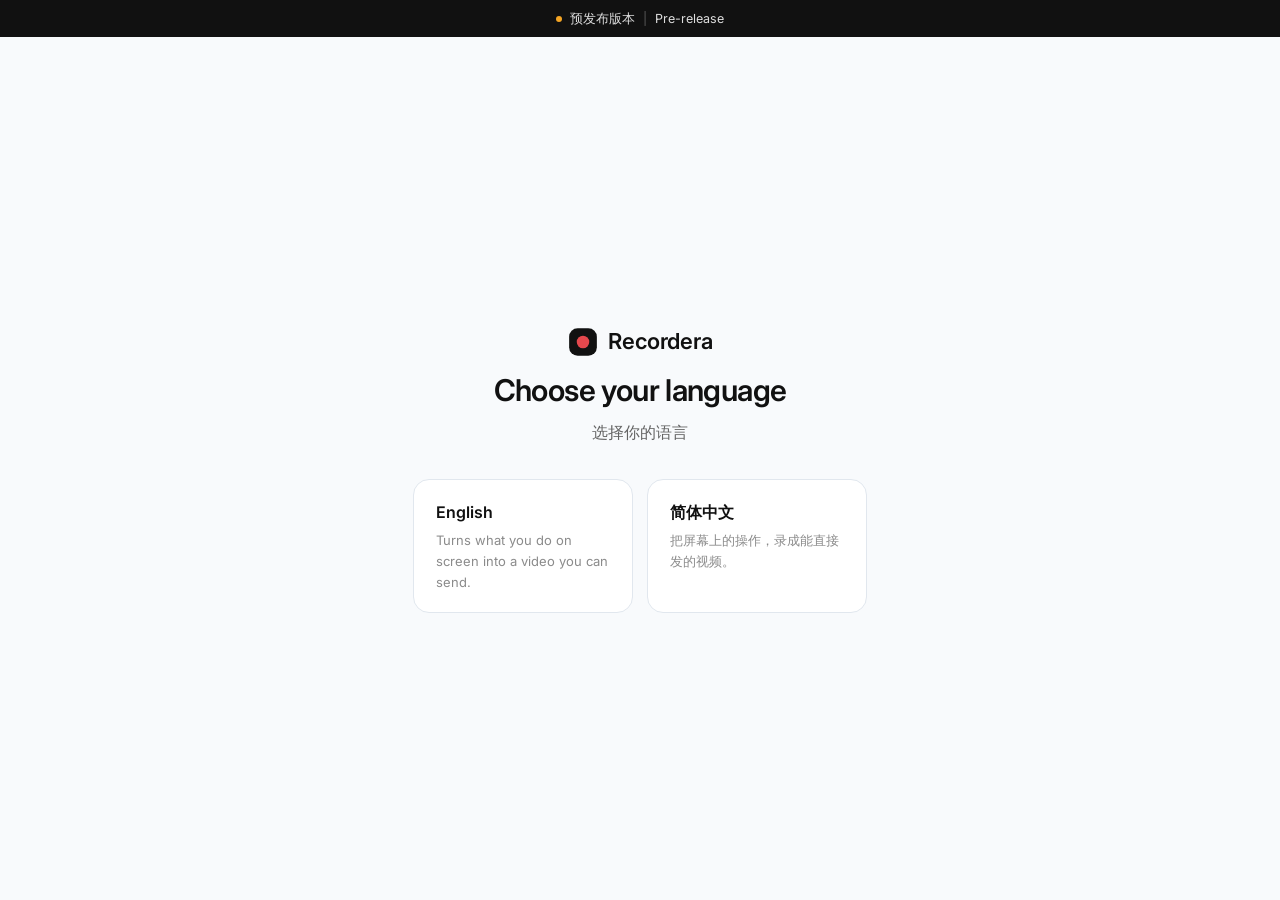
<file: index.html>
<!DOCTYPE html>
<html lang="en">
<head>
<meta charset="utf-8">
<meta name="viewport" content="width=device-width, initial-scale=1">
<title>Recordera — Screen recorder</title>
<meta name="description" content="Choose your language to continue to Recordera.">
<link rel="canonical" href="https://recordera.mosuzo.com/">

<!-- 多语言：请把 recordera.mosuzo.com 替换成你的真实域名 -->
<link rel="alternate" hreflang="en" href="https://recordera.mosuzo.com/en/">
<link rel="alternate" hreflang="zh-Hans" href="https://recordera.mosuzo.com/zh-Hans/">
<link rel="alternate" hreflang="x-default" href="https://recordera.mosuzo.com/">

<link rel="icon" href="assets/favicon.svg" type="image/svg+xml">
<link rel="preconnect" href="https://fonts.googleapis.com">
<link rel="preconnect" href="https://fonts.gstatic.com" crossorigin>
<link href="https://fonts.googleapis.com/css2?family=Inter:wght@400;500;600&display=swap" rel="stylesheet">
<link rel="stylesheet" href="styles.css">
</head>
<body>

<div class="page">

<!-- ================= 预发布提示 ================= -->
<div class="topbar">
  <span class="inner">
    <span class="dot"></span>
    <span lang="zh-Hans">预发布版本</span>
    <span class="sep">|</span>
    <span lang="en">Pre-release</span>
  </span>
</div>

<main class="splash">
  <span class="brand">
    <svg class="brand-mark" viewBox="0 0 24 24" fill="none" aria-hidden="true">
      <rect x="1.6" y="1.6" width="20.8" height="20.8" rx="6.4" fill="#111111"/>
      <circle cx="12" cy="12" r="4.7" fill="#e5484d"/>
    </svg>
    Recordera
  </span>

  <h1>Choose your language</h1>
  <p>选择你的语言</p>

  <div class="splash-links">
    <a class="splash-card" href="en/" hreflang="en">
      <strong>English</strong>
      <span>Turns what you do on screen into a video you can send.</span>
    </a>
    <a class="splash-card" href="zh-Hans/" hreflang="zh-Hans" lang="zh-Hans">
      <strong>简体中文</strong>
      <span>把屏幕上的操作，录成能直接发的视频。</span>
    </a>
  </div>
</main>

</div>

</body>
</html>
</file>
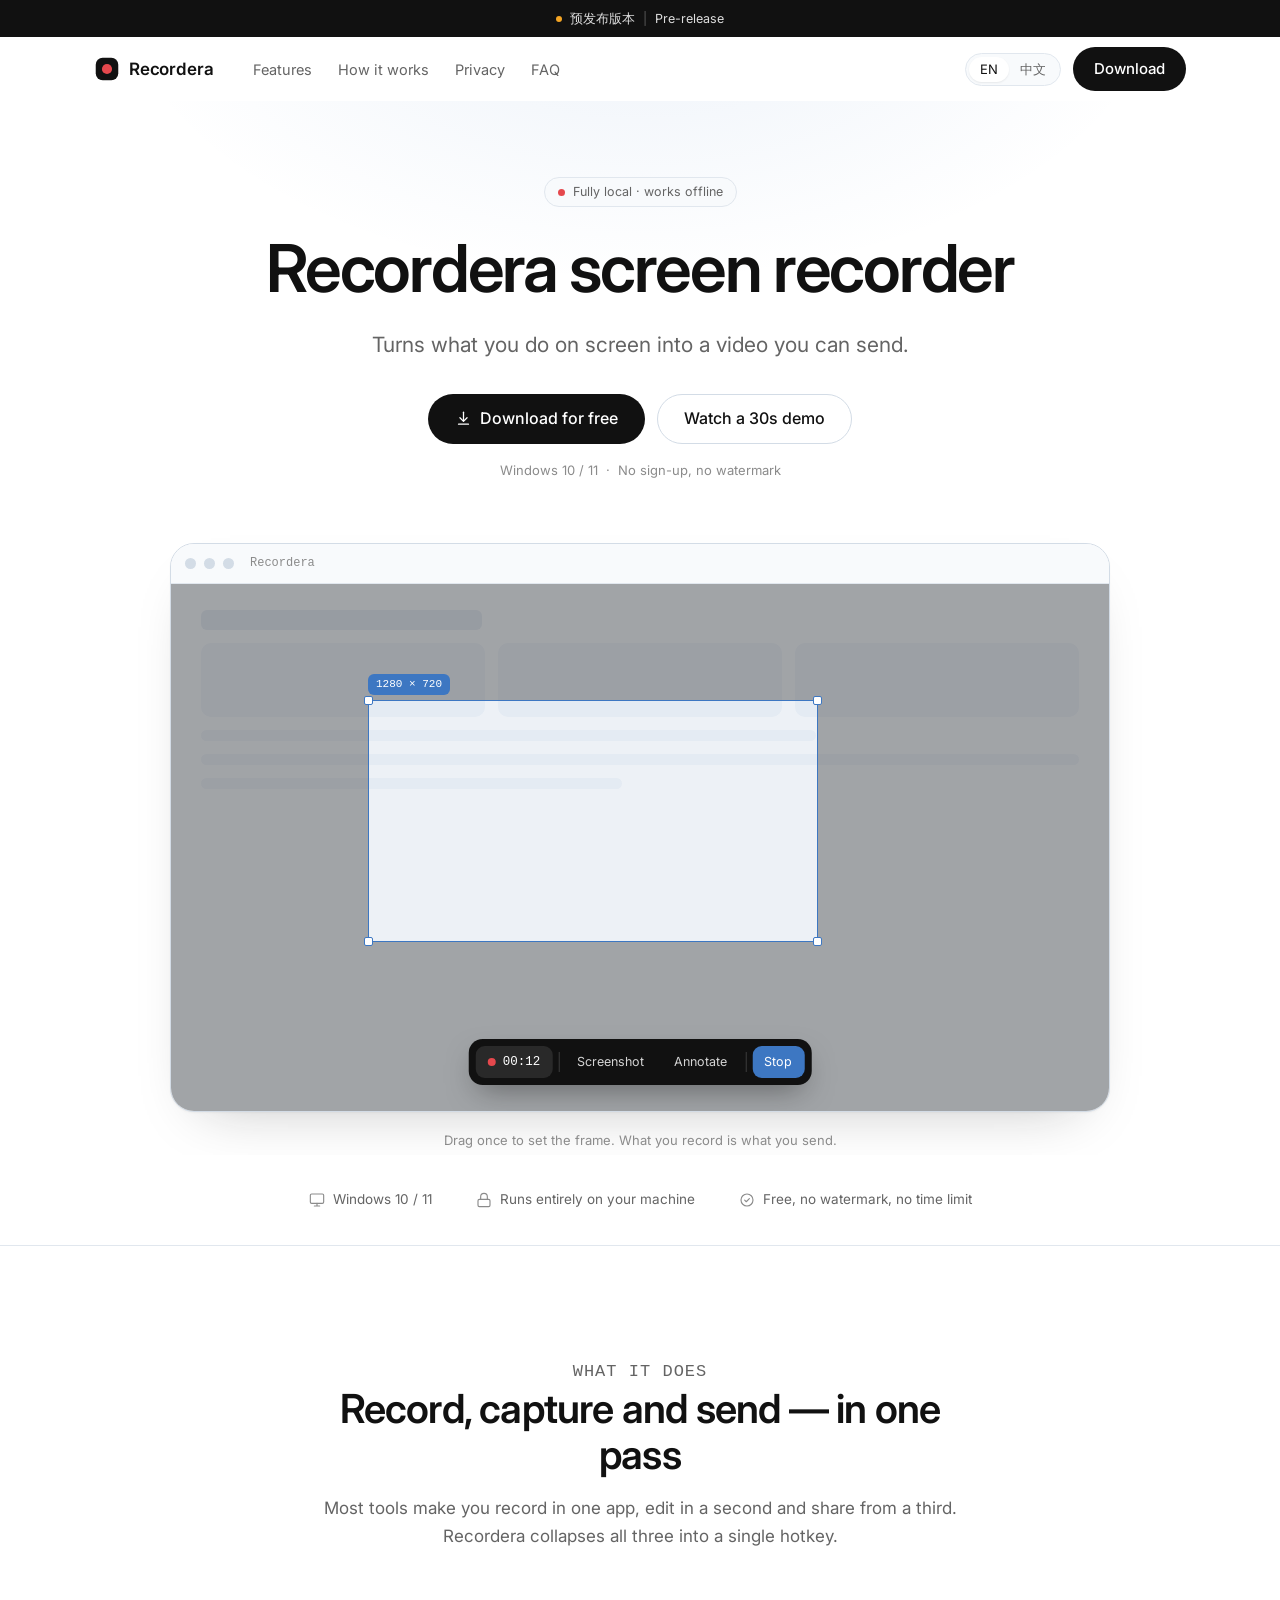
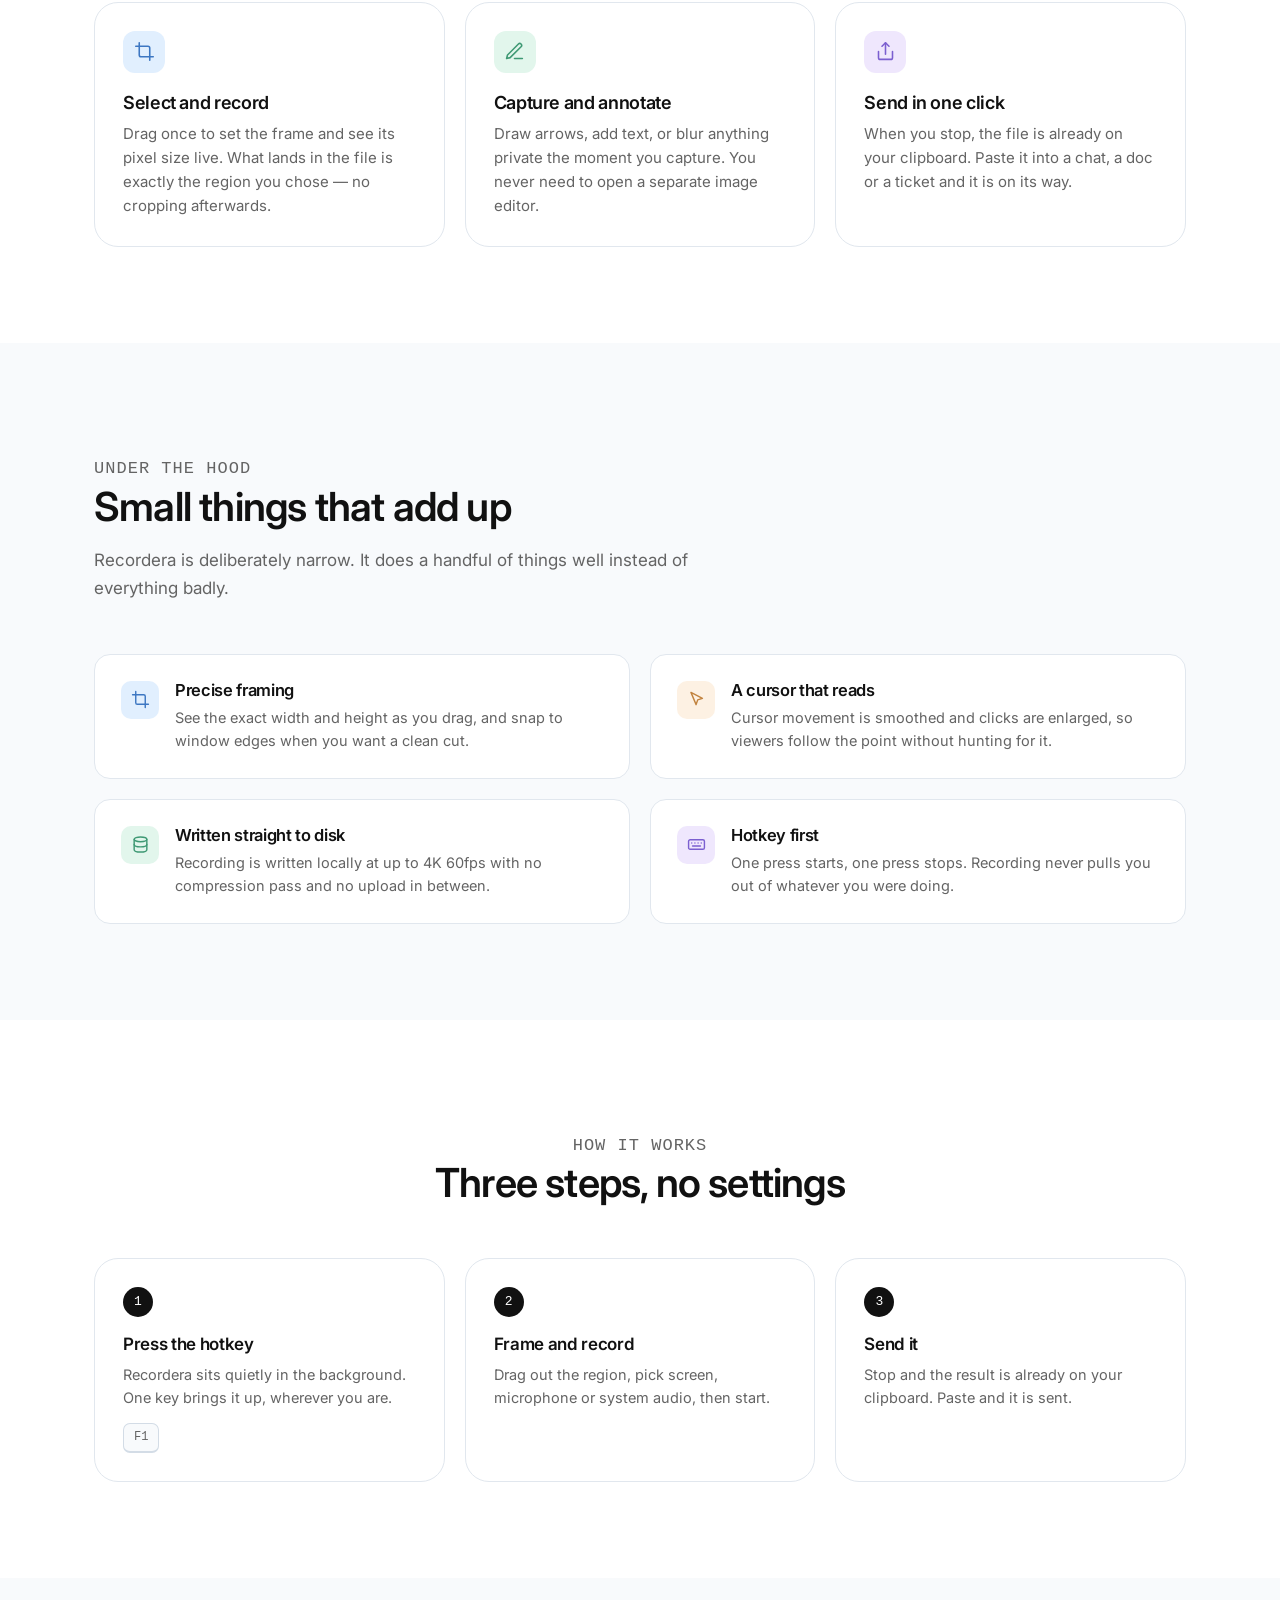
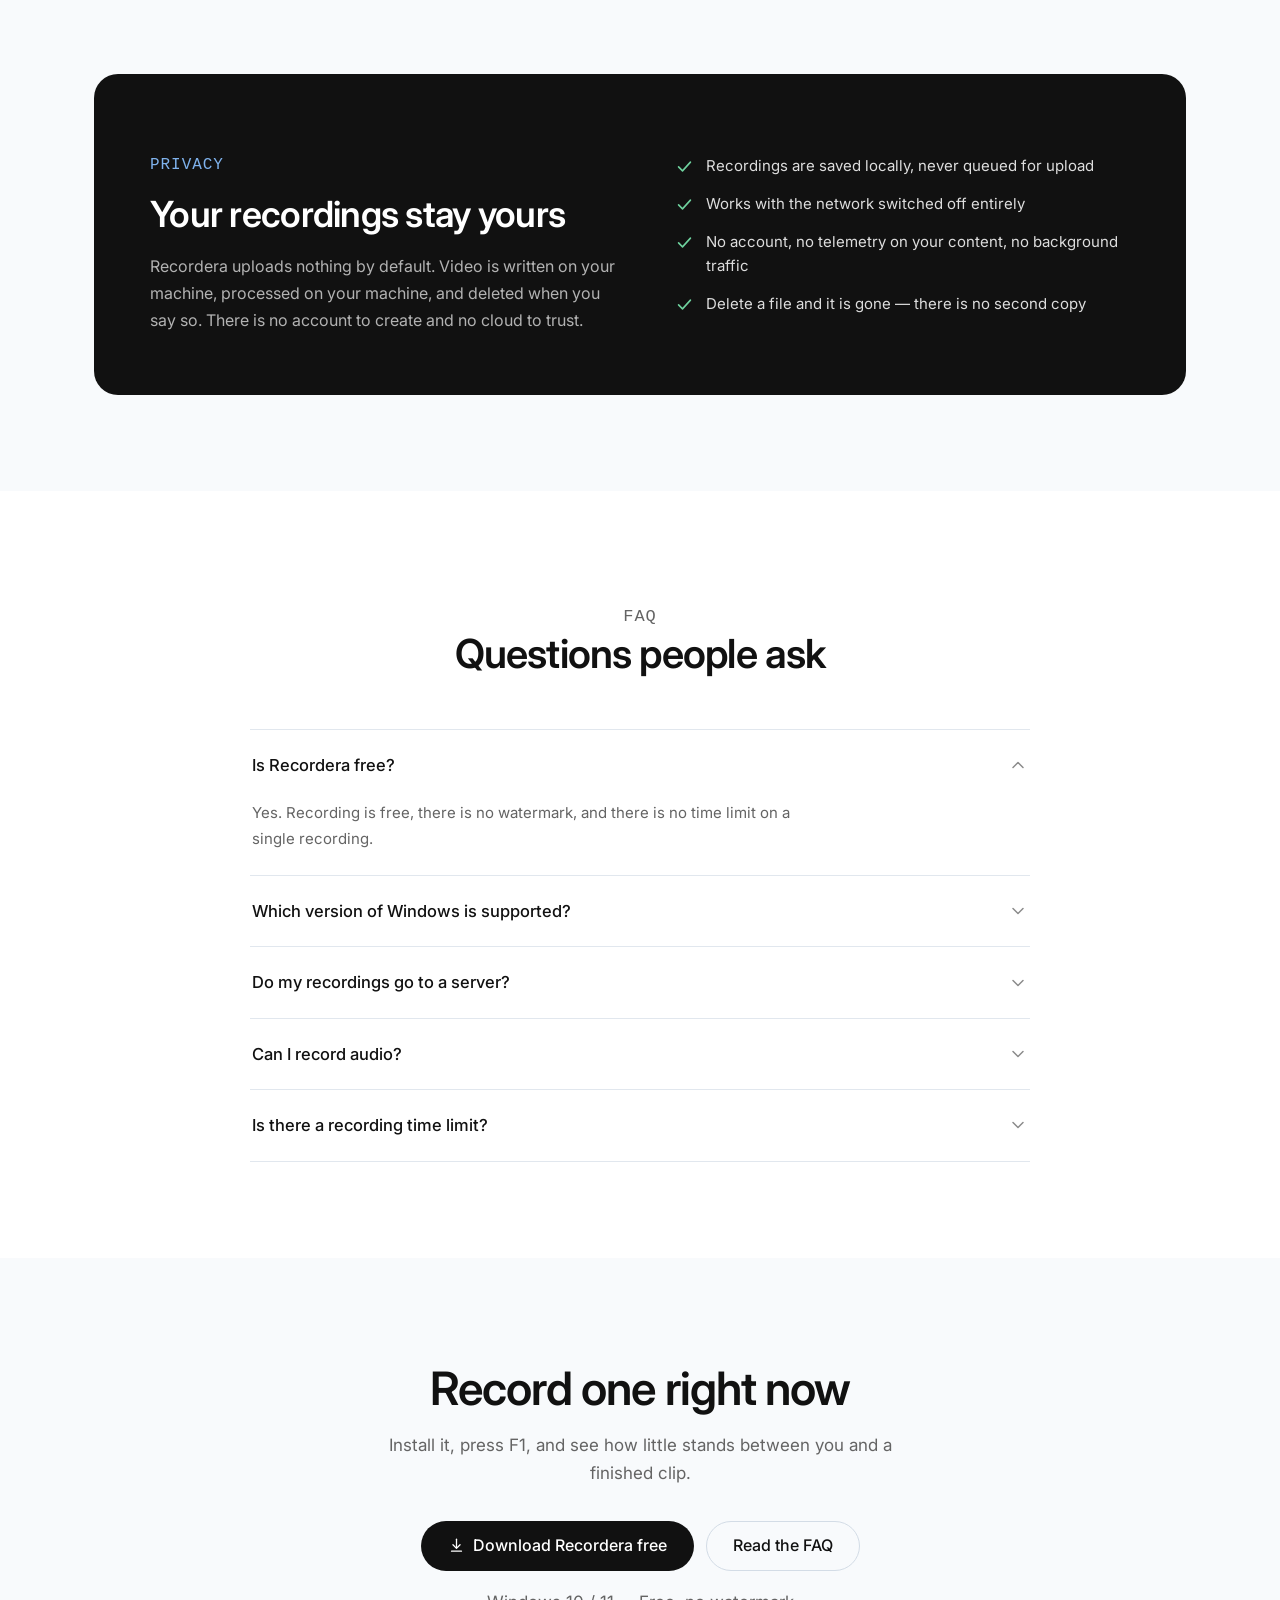
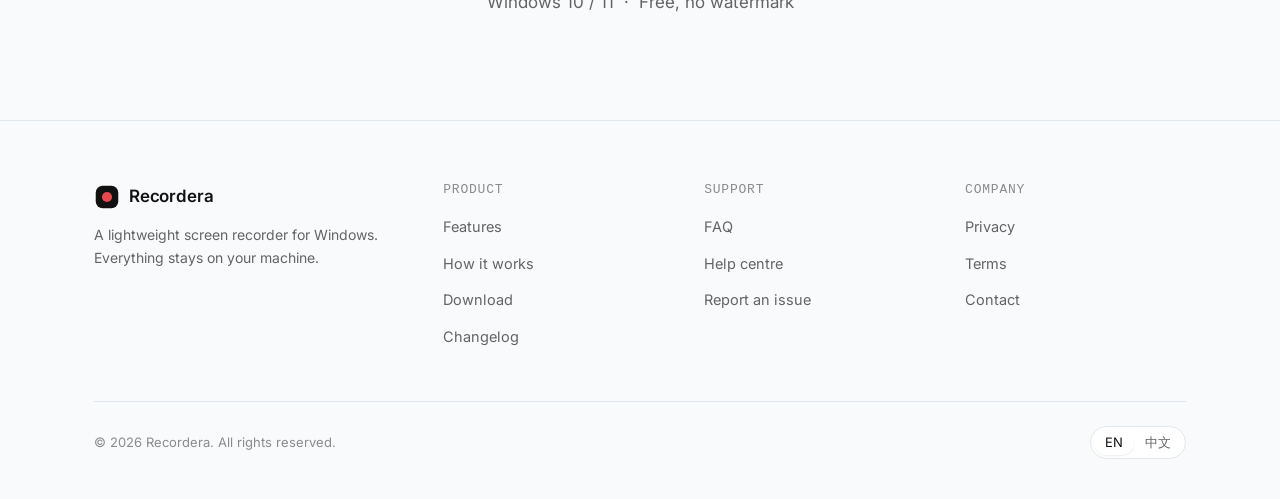
<file: en/index.html>
<!DOCTYPE html>
<html lang="en">
<head>
<meta charset="utf-8">
<meta name="viewport" content="width=device-width, initial-scale=1">
<title>Recordera — Screen recorder that turns what you do on screen into a video you can send</title>
<meta name="description" content="Recordera is a lightweight screen recorder. Press a hotkey, drag to select, and record, capture, annotate and share — everything stays on your machine. Free, no watermark, for Windows.">
<link rel="canonical" href="https://recordera.mosuzo.com/en/">

<!-- i18n: replace recordera.mosuzo.com with your real domain -->
<link rel="alternate" hreflang="en" href="https://recordera.mosuzo.com/en/">
<link rel="alternate" hreflang="zh-Hans" href="https://recordera.mosuzo.com/zh-Hans/">
<link rel="alternate" hreflang="x-default" href="https://recordera.mosuzo.com/">

<meta property="og:type" content="website">
<meta property="og:title" content="Recordera — Screen recorder">
<meta property="og:description" content="Turns what you do on screen into a video you can send.">
<meta property="og:locale" content="en_US">
<meta property="og:locale:alternate" content="zh_CN">

<link rel="icon" href="../assets/favicon.svg" type="image/svg+xml">
<link rel="preconnect" href="https://fonts.googleapis.com">
<link rel="preconnect" href="https://fonts.gstatic.com" crossorigin>
<link href="https://fonts.googleapis.com/css2?family=Inter:wght@400;500;600&display=swap" rel="stylesheet">
<link rel="stylesheet" href="../styles.css">
</head>
<body>

<!-- ================= pre-release notice ================= -->
<div class="topbar">
  <span class="inner">
    <span class="dot"></span>
    <span lang="zh-Hans">预发布版本</span>
    <span class="sep">|</span>
    <span lang="en">Pre-release</span>
  </span>
</div>

<!-- ================= nav ================= -->
<header class="nav" id="nav">
  <div class="container nav-inner">
    <a class="brand" href="./">
      <svg class="brand-mark" viewBox="0 0 24 24" fill="none" aria-hidden="true">
        <rect x="1.6" y="1.6" width="20.8" height="20.8" rx="6.4" fill="#111111"/>
        <circle cx="12" cy="12" r="4.7" fill="#e5484d"/>
      </svg>
      Recordera
    </a>

    <nav class="nav-links">
      <a href="#features">Features</a>
      <a href="#how">How it works</a>
      <a href="#privacy">Privacy</a>
      <a href="#faq">FAQ</a>
    </nav>

    <div class="nav-right">
      <div class="lang">
        <a href="./" aria-current="true" hreflang="en">EN</a>
        <a href="../zh-Hans/" hreflang="zh-Hans" lang="zh-Hans">中文</a>
      </div>
      <a class="btn btn-primary" href="#download">Download</a>
    </div>
  </div>
</header>

<main>

<!-- ================= hero ================= -->
<section class="hero">
  <div class="container hero-inner">
    <span class="badge"><span class="pulse"></span> Fully local · works offline</span>

    <h1>Recordera screen&nbsp;recorder</h1>

    <p class="hero-sub">Turns what you do on screen into a video you can send.</p>

    <div class="hero-actions">
      <a class="btn btn-primary btn-lg" href="#download">
        <svg viewBox="0 0 24 24" fill="none" stroke="currentColor" stroke-width="1.8" stroke-linecap="round" stroke-linejoin="round"><path d="M12 3v12"/><path d="M7 11l5 5 5-5"/><path d="M5 20h14"/></svg>
        Download for free
      </a>
      <a class="btn btn-ghost btn-lg" href="#demo">Watch a 30s demo</a>
    </div>

    <p class="hero-note">Windows 10 / 11&nbsp;&nbsp;·&nbsp;&nbsp;No sign-up, no watermark</p>

    <!-- app mock -->
    <div class="mock-wrap" id="demo">
      <div class="mock" role="img" aria-label="Recordera selection interface recording an area of the screen">
        <div class="mock-bar">
          <i></i><i></i><i></i>
          <span class="mock-title">Recordera</span>
        </div>
        <div class="mock-stage">
          <div class="skeleton">
            <div class="sk-head"></div>
            <div class="sk-row"><div class="sk-col"></div><div class="sk-col"></div><div class="sk-col"></div></div>
            <div class="sk-line w70"></div>
            <div class="sk-line"></div>
            <div class="sk-line w48"></div>
          </div>

          <div class="marquee">
            <span class="h h1"></span><span class="h h2"></span><span class="h h3"></span><span class="h h4"></span>
            <span class="size">1280 × 720</span>
          </div>

          <div class="toolbar">
            <span class="tl rec"><span class="dot"></span>00:12</span>
            <span class="divider"></span>
            <span class="tl hide-sm">Screenshot</span>
            <span class="tl hide-sm">Annotate</span>
            <span class="divider hide-sm"></span>
            <span class="tl stop">Stop</span>
          </div>
        </div>
      </div>
      <p class="mock-caption">Drag once to set the frame. What you record is what you send.</p>
    </div>
  </div>
</section>

<!-- ================= trust ================= -->
<section class="trust">
  <div class="container trust-inner">
    <span>
      <svg viewBox="0 0 24 24" fill="none" stroke="currentColor" stroke-width="1.7" stroke-linecap="round" stroke-linejoin="round"><rect x="2" y="3" width="20" height="14" rx="2"/><path d="M8 21h8M12 17v4"/></svg>
      Windows 10 / 11
    </span>
    <span>
      <svg viewBox="0 0 24 24" fill="none" stroke="currentColor" stroke-width="1.7" stroke-linecap="round" stroke-linejoin="round"><rect x="3" y="11" width="18" height="11" rx="2"/><path d="M7 11V7a5 5 0 0 1 10 0v4"/></svg>
      Runs entirely on your machine
    </span>
    <span>
      <svg viewBox="0 0 24 24" fill="none" stroke="currentColor" stroke-width="1.7" stroke-linecap="round" stroke-linejoin="round"><circle cx="12" cy="12" r="9"/><path d="M8.5 12.2l2.4 2.4 4.6-4.8"/></svg>
      Free, no watermark, no time limit
    </span>
  </div>
</section>

<!-- ================= three cards ================= -->
<section class="section" id="features">
  <div class="container">
    <div class="section-head center reveal">
      <p class="eyebrow">What it does</p>
      <h2>Record, capture and send — in one pass</h2>
      <p>Most tools make you record in one app, edit in a second and share from a third. Recordera collapses all three into a single hotkey.</p>
    </div>

    <div class="cards">
      <article class="card reveal">
        <div class="ico t-blue">
          <svg viewBox="0 0 24 24" fill="none" stroke="currentColor" stroke-width="1.8" stroke-linecap="round" stroke-linejoin="round"><path d="M6 2v14a2 2 0 0 0 2 2h14"/><path d="M2 6h14a2 2 0 0 1 2 2v14"/></svg>
        </div>
        <h3>Select and record</h3>
        <p>Drag once to set the frame and see its pixel size live. What lands in the file is exactly the region you chose — no cropping afterwards.</p>
      </article>

      <article class="card reveal">
        <div class="ico t-green">
          <svg viewBox="0 0 24 24" fill="none" stroke="currentColor" stroke-width="1.8" stroke-linecap="round" stroke-linejoin="round"><path d="M12 20h9"/><path d="M16.5 3.5a2.1 2.1 0 0 1 3 3L7 19l-4 1 1-4Z"/></svg>
        </div>
        <h3>Capture and annotate</h3>
        <p>Draw arrows, add text, or blur anything private the moment you capture. You never need to open a separate image editor.</p>
      </article>

      <article class="card reveal">
        <div class="ico t-purple">
          <svg viewBox="0 0 24 24" fill="none" stroke="currentColor" stroke-width="1.8" stroke-linecap="round" stroke-linejoin="round"><path d="M4 12v7a2 2 0 0 0 2 2h12a2 2 0 0 0 2-2v-7"/><path d="M16 6l-4-4-4 4"/><path d="M12 2v13"/></svg>
        </div>
        <h3>Send in one click</h3>
        <p>When you stop, the file is already on your clipboard. Paste it into a chat, a doc or a ticket and it is on its way.</p>
      </article>
    </div>
  </div>
</section>

<!-- ================= feature grid ================= -->
<section class="section section-alt">
  <div class="container">
    <div class="section-head reveal">
      <p class="eyebrow">Under the hood</p>
      <h2>Small things that add up</h2>
      <p>Recordera is deliberately narrow. It does a handful of things well instead of everything badly.</p>
    </div>

    <div class="split">
      <div class="feat reveal">
        <div class="ico t-blue"><svg viewBox="0 0 24 24" fill="none" stroke="currentColor" stroke-width="1.8" stroke-linecap="round" stroke-linejoin="round"><path d="M6 2v14a2 2 0 0 0 2 2h14"/><path d="M2 6h14a2 2 0 0 1 2 2v14"/></svg></div>
        <div>
          <h3>Precise framing</h3>
          <p>See the exact width and height as you drag, and snap to window edges when you want a clean cut.</p>
        </div>
      </div>

      <div class="feat reveal">
        <div class="ico t-sand"><svg viewBox="0 0 24 24" fill="none" stroke="currentColor" stroke-width="1.8" stroke-linecap="round" stroke-linejoin="round"><path d="M5 3l6.5 15.5 2-6 6-2z"/></svg></div>
        <div>
          <h3>A cursor that reads</h3>
          <p>Cursor movement is smoothed and clicks are enlarged, so viewers follow the point without hunting for it.</p>
        </div>
      </div>

      <div class="feat reveal">
        <div class="ico t-green"><svg viewBox="0 0 24 24" fill="none" stroke="currentColor" stroke-width="1.8" stroke-linecap="round" stroke-linejoin="round"><ellipse cx="12" cy="5.5" rx="8" ry="3"/><path d="M4 5.5v13c0 1.7 3.6 3 8 3s8-1.3 8-3v-13"/><path d="M4 12c0 1.7 3.6 3 8 3s8-1.3 8-3"/></svg></div>
        <div>
          <h3>Written straight to disk</h3>
          <p>Recording is written locally at up to 4K 60fps with no compression pass and no upload in between.</p>
        </div>
      </div>

      <div class="feat reveal">
        <div class="ico t-purple"><svg viewBox="0 0 24 24" fill="none" stroke="currentColor" stroke-width="1.8" stroke-linecap="round" stroke-linejoin="round"><rect x="2" y="6" width="20" height="12" rx="2"/><path d="M6 10h.01M10 10h.01M14 10h.01M18 10h.01M7 14h10"/></svg></div>
        <div>
          <h3>Hotkey first</h3>
          <p>One press starts, one press stops. Recording never pulls you out of whatever you were doing.</p>
        </div>
      </div>
    </div>
  </div>
</section>

<!-- ================= steps ================= -->
<section class="section" id="how">
  <div class="container">
    <div class="section-head center reveal">
      <p class="eyebrow">How it works</p>
      <h2>Three steps, no settings</h2>
    </div>

    <div class="steps">
      <div class="step reveal">
        <div class="num">1</div>
        <h3>Press the hotkey</h3>
        <p>Recordera sits quietly in the background. One key brings it up, wherever you are.</p>
        <span class="kbd">F1</span>
      </div>
      <div class="step reveal">
        <div class="num">2</div>
        <h3>Frame and record</h3>
        <p>Drag out the region, pick screen, microphone or system audio, then start.</p>
      </div>
      <div class="step reveal">
        <div class="num">3</div>
        <h3>Send it</h3>
        <p>Stop and the result is already on your clipboard. Paste and it is sent.</p>
      </div>
    </div>
  </div>
</section>

<!-- ================= privacy ================= -->
<section class="section section-alt" id="privacy">
  <div class="container">
    <div class="dark reveal">
      <div>
        <p class="eyebrow" style="color:#7fb2ec">Privacy</p>
        <h2 style="margin-top:14px">Your recordings stay yours</h2>
        <p>Recordera uploads nothing by default. Video is written on your machine, processed on your machine, and deleted when you say so. There is no account to create and no cloud to trust.</p>
      </div>
      <ul class="dark-list">
        <li><svg viewBox="0 0 24 24" fill="none" stroke="currentColor" stroke-width="2" stroke-linecap="round" stroke-linejoin="round"><path d="M4.5 12.5l5 5 10-11"/></svg> Recordings are saved locally, never queued for upload</li>
        <li><svg viewBox="0 0 24 24" fill="none" stroke="currentColor" stroke-width="2" stroke-linecap="round" stroke-linejoin="round"><path d="M4.5 12.5l5 5 10-11"/></svg> Works with the network switched off entirely</li>
        <li><svg viewBox="0 0 24 24" fill="none" stroke="currentColor" stroke-width="2" stroke-linecap="round" stroke-linejoin="round"><path d="M4.5 12.5l5 5 10-11"/></svg> No account, no telemetry on your content, no background traffic</li>
        <li><svg viewBox="0 0 24 24" fill="none" stroke="currentColor" stroke-width="2" stroke-linecap="round" stroke-linejoin="round"><path d="M4.5 12.5l5 5 10-11"/></svg> Delete a file and it is gone — there is no second copy</li>
      </ul>
    </div>
  </div>
</section>

<!-- ================= faq ================= -->
<section class="section" id="faq">
  <div class="container">
    <div class="section-head center reveal">
      <p class="eyebrow">FAQ</p>
      <h2>Questions people ask</h2>
    </div>

    <div class="faq reveal">
      <details open>
        <summary>Is Recordera free?
          <svg class="chev" viewBox="0 0 24 24" fill="none" stroke="currentColor" stroke-width="1.8" stroke-linecap="round" stroke-linejoin="round"><path d="M6 9l6 6 6-6"/></svg>
        </summary>
        <div class="ans">Yes. Recording is free, there is no watermark, and there is no time limit on a single recording.</div>
      </details>

      <details>
        <summary>Which version of Windows is supported?
          <svg class="chev" viewBox="0 0 24 24" fill="none" stroke="currentColor" stroke-width="1.8" stroke-linecap="round" stroke-linejoin="round"><path d="M6 9l6 6 6-6"/></svg>
        </summary>
        <div class="ans">Windows 10 and 11. Recordera ships as a single .exe installer — download it and run it.</div>
      </details>

      <details>
        <summary>Do my recordings go to a server?
          <svg class="chev" viewBox="0 0 24 24" fill="none" stroke="currentColor" stroke-width="1.8" stroke-linecap="round" stroke-linejoin="round"><path d="M6 9l6 6 6-6"/></svg>
        </summary>
        <div class="ans">No. Every recording and screenshot stays on your own machine. Recordera does not upload anything automatically, and it keeps working with the network off.</div>
      </details>

      <details>
        <summary>Can I record audio?
          <svg class="chev" viewBox="0 0 24 24" fill="none" stroke="currentColor" stroke-width="1.8" stroke-linecap="round" stroke-linejoin="round"><path d="M6 9l6 6 6-6"/></svg>
        </summary>
        <div class="ans">Yes. Your microphone and system audio can be captured together, and they stay in sync with the video.</div>
      </details>

      <details>
        <summary>Is there a recording time limit?
          <svg class="chev" viewBox="0 0 24 24" fill="none" stroke="currentColor" stroke-width="1.8" stroke-linecap="round" stroke-linejoin="round"><path d="M6 9l6 6 6-6"/></svg>
        </summary>
        <div class="ans">None. Record for as long as you need — the only limit is the space left on your disk.</div>
      </details>
    </div>
  </div>
</section>

<!-- ================= CTA ================= -->
<section class="cta section-alt" id="download">
  <div class="container reveal">
    <h2>Record one right now</h2>
    <p>Install it, press F1, and see how little stands between you and a finished clip.</p>
    <div class="hero-actions">
      <a class="btn btn-primary btn-lg" href="https://recordera.mosuzo.com">
        <svg viewBox="0 0 24 24" fill="none" stroke="currentColor" stroke-width="1.8" stroke-linecap="round" stroke-linejoin="round"><path d="M12 3v12"/><path d="M7 11l5 5 5-5"/><path d="M5 20h14"/></svg>
        Download Recordera free
      </a>
      <a class="btn btn-ghost btn-lg" href="#faq">Read the FAQ</a>
    </div>
    <p class="hero-note">Windows 10 / 11&nbsp;&nbsp;·&nbsp;&nbsp;Free, no watermark</p>
  </div>
</section>

</main>

<!-- ================= footer ================= -->
<footer class="footer">
  <div class="container">
    <div class="footer-grid">
      <div class="footer-brand">
        <a class="brand" href="./">
          <svg class="brand-mark" viewBox="0 0 24 24" fill="none" aria-hidden="true">
            <rect x="1.6" y="1.6" width="20.8" height="20.8" rx="6.4" fill="#111111"/>
            <circle cx="12" cy="12" r="4.7" fill="#e5484d"/>
          </svg>
          Recordera
        </a>
        <p>A lightweight screen recorder for Windows. Everything stays on your machine.</p>
      </div>

      <div>
        <h4>Product</h4>
        <ul>
          <li><a href="#features">Features</a></li>
          <li><a href="#how">How it works</a></li>
          <li><a href="#download">Download</a></li>
          <li><a href="#">Changelog</a></li>
        </ul>
      </div>

      <div>
        <h4>Support</h4>
        <ul>
          <li><a href="#faq">FAQ</a></li>
          <li><a href="#">Help centre</a></li>
          <li><a href="#">Report an issue</a></li>
        </ul>
      </div>

      <div>
        <h4>Company</h4>
        <ul>
          <li><a href="#privacy">Privacy</a></li>
          <li><a href="#">Terms</a></li>
          <li><a href="#">Contact</a></li>
        </ul>
      </div>
    </div>

    <div class="footer-bottom">
      <span>© 2026 Recordera. All rights reserved.</span>
      <div class="lang">
        <a href="./" aria-current="true" hreflang="en">EN</a>
        <a href="../zh-Hans/" hreflang="zh-Hans" lang="zh-Hans">中文</a>
      </div>
    </div>
  </div>
</footer>

<script>
(function () {
  var nav = document.getElementById('nav');
  var onScroll = function () { nav.classList.toggle('scrolled', window.scrollY > 8); };
  onScroll();
  window.addEventListener('scroll', onScroll, { passive: true });

  var items = document.querySelectorAll('.reveal');
  if (!('IntersectionObserver' in window)) {
    items.forEach(function (el) { el.classList.add('in'); });
    return;
  }
  var io = new IntersectionObserver(function (entries) {
    entries.forEach(function (e) {
      if (e.isIntersecting) { e.target.classList.add('in'); io.unobserve(e.target); }
    });
  }, { rootMargin: '0px 0px -8% 0px', threshold: 0.08 });
  items.forEach(function (el) { io.observe(el); });
})();
</script>

</body>
</html>
</file>
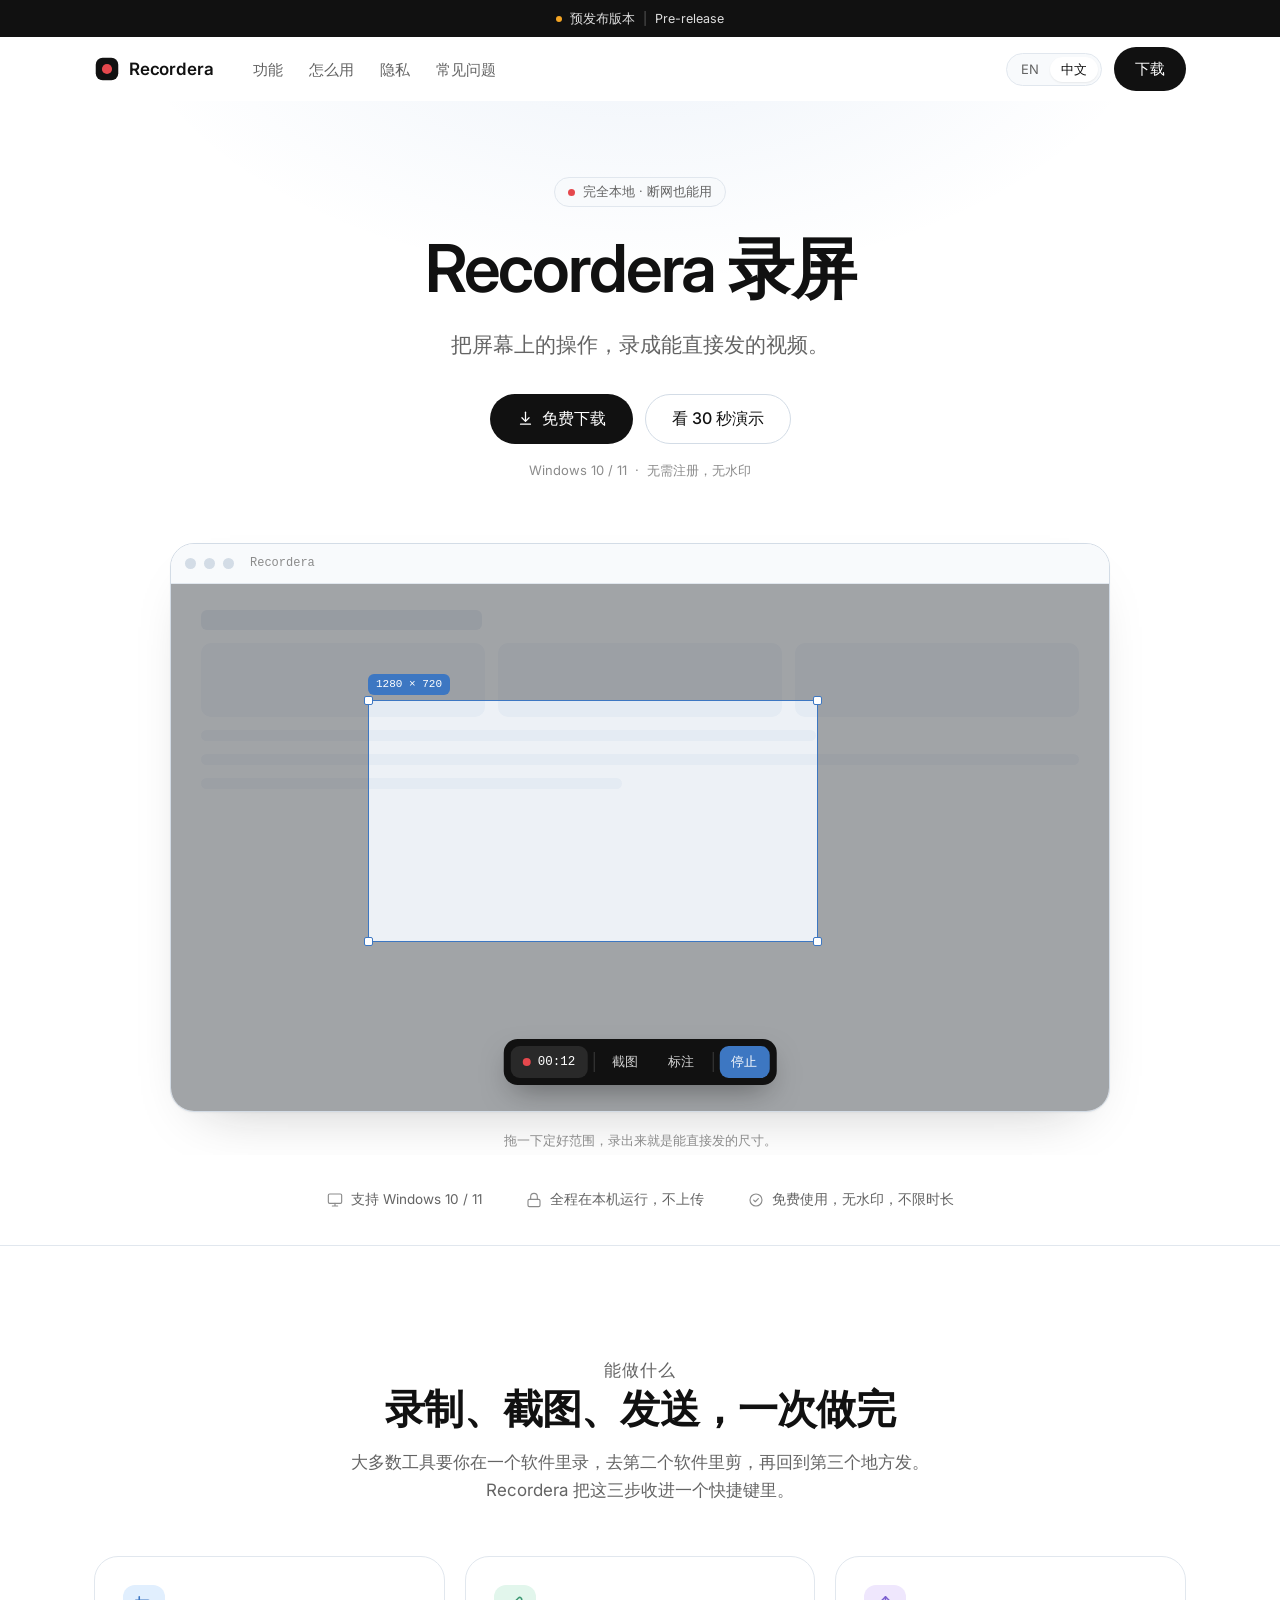
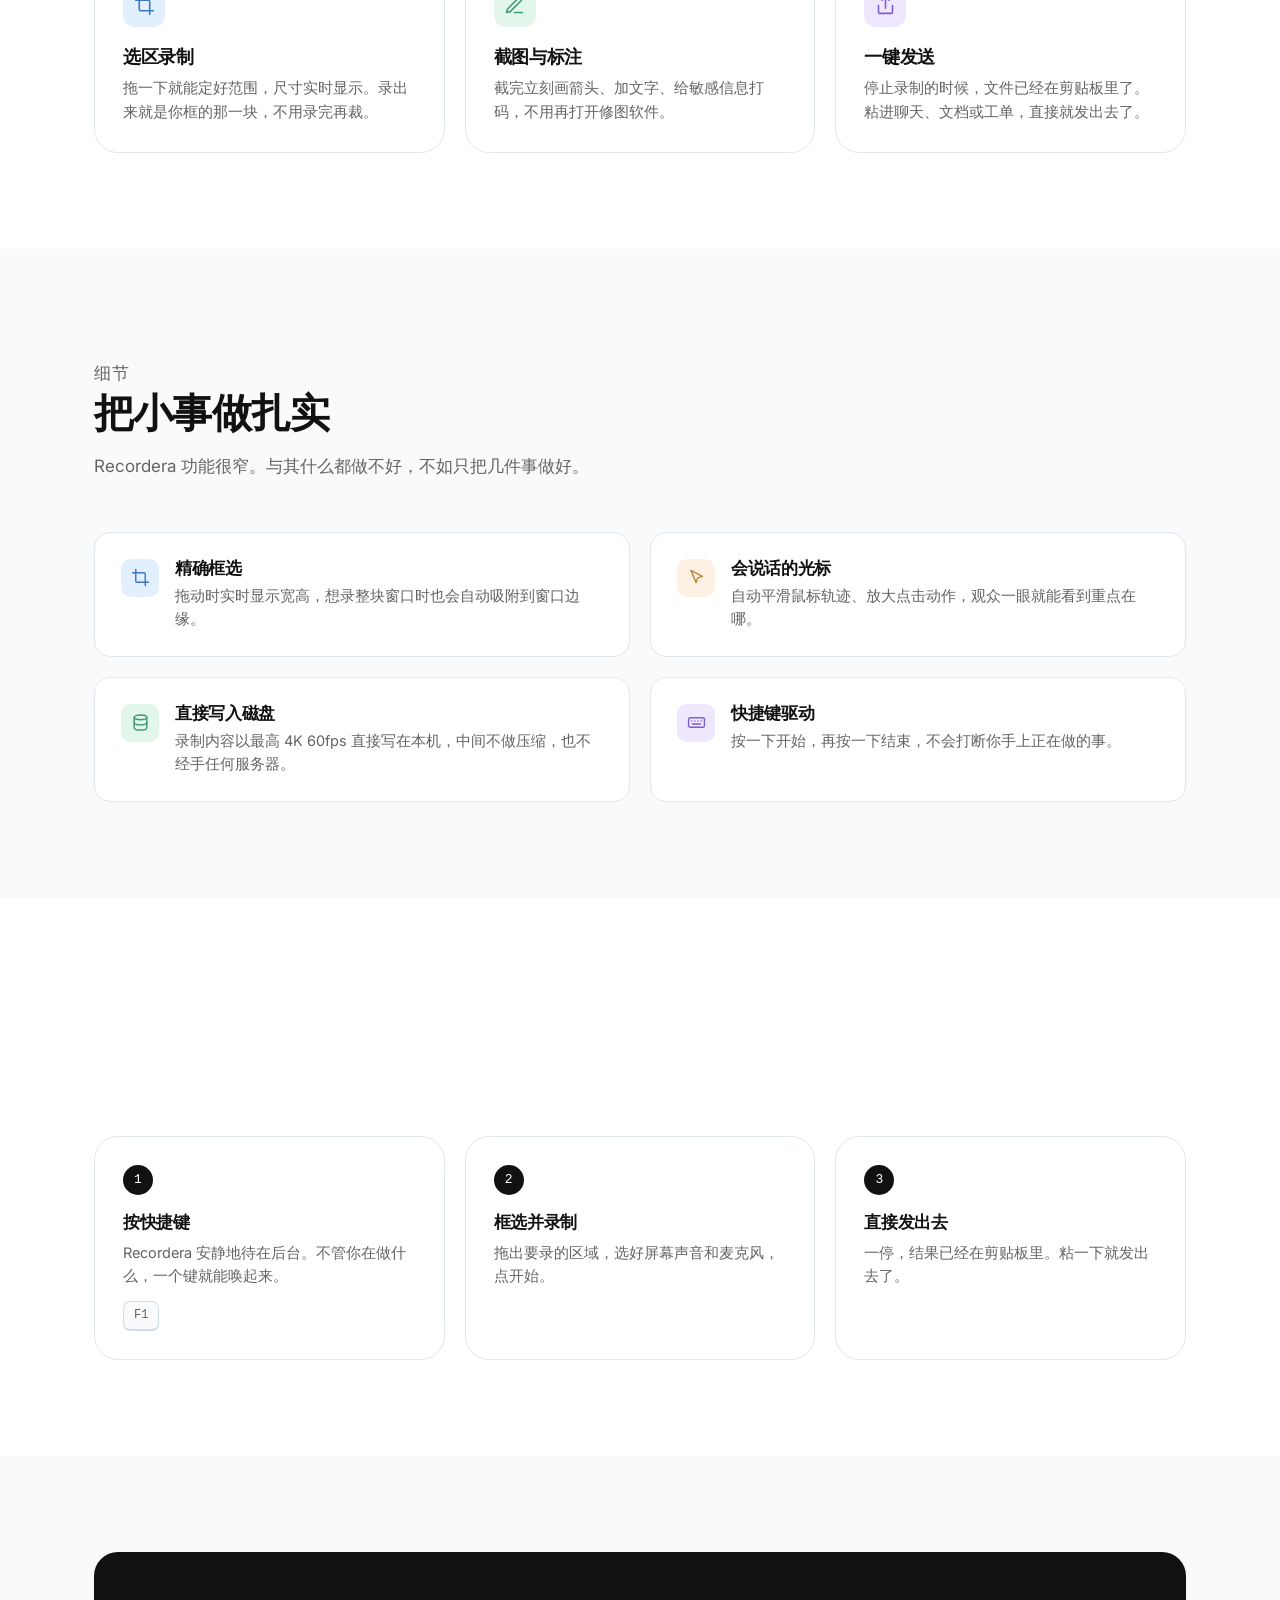
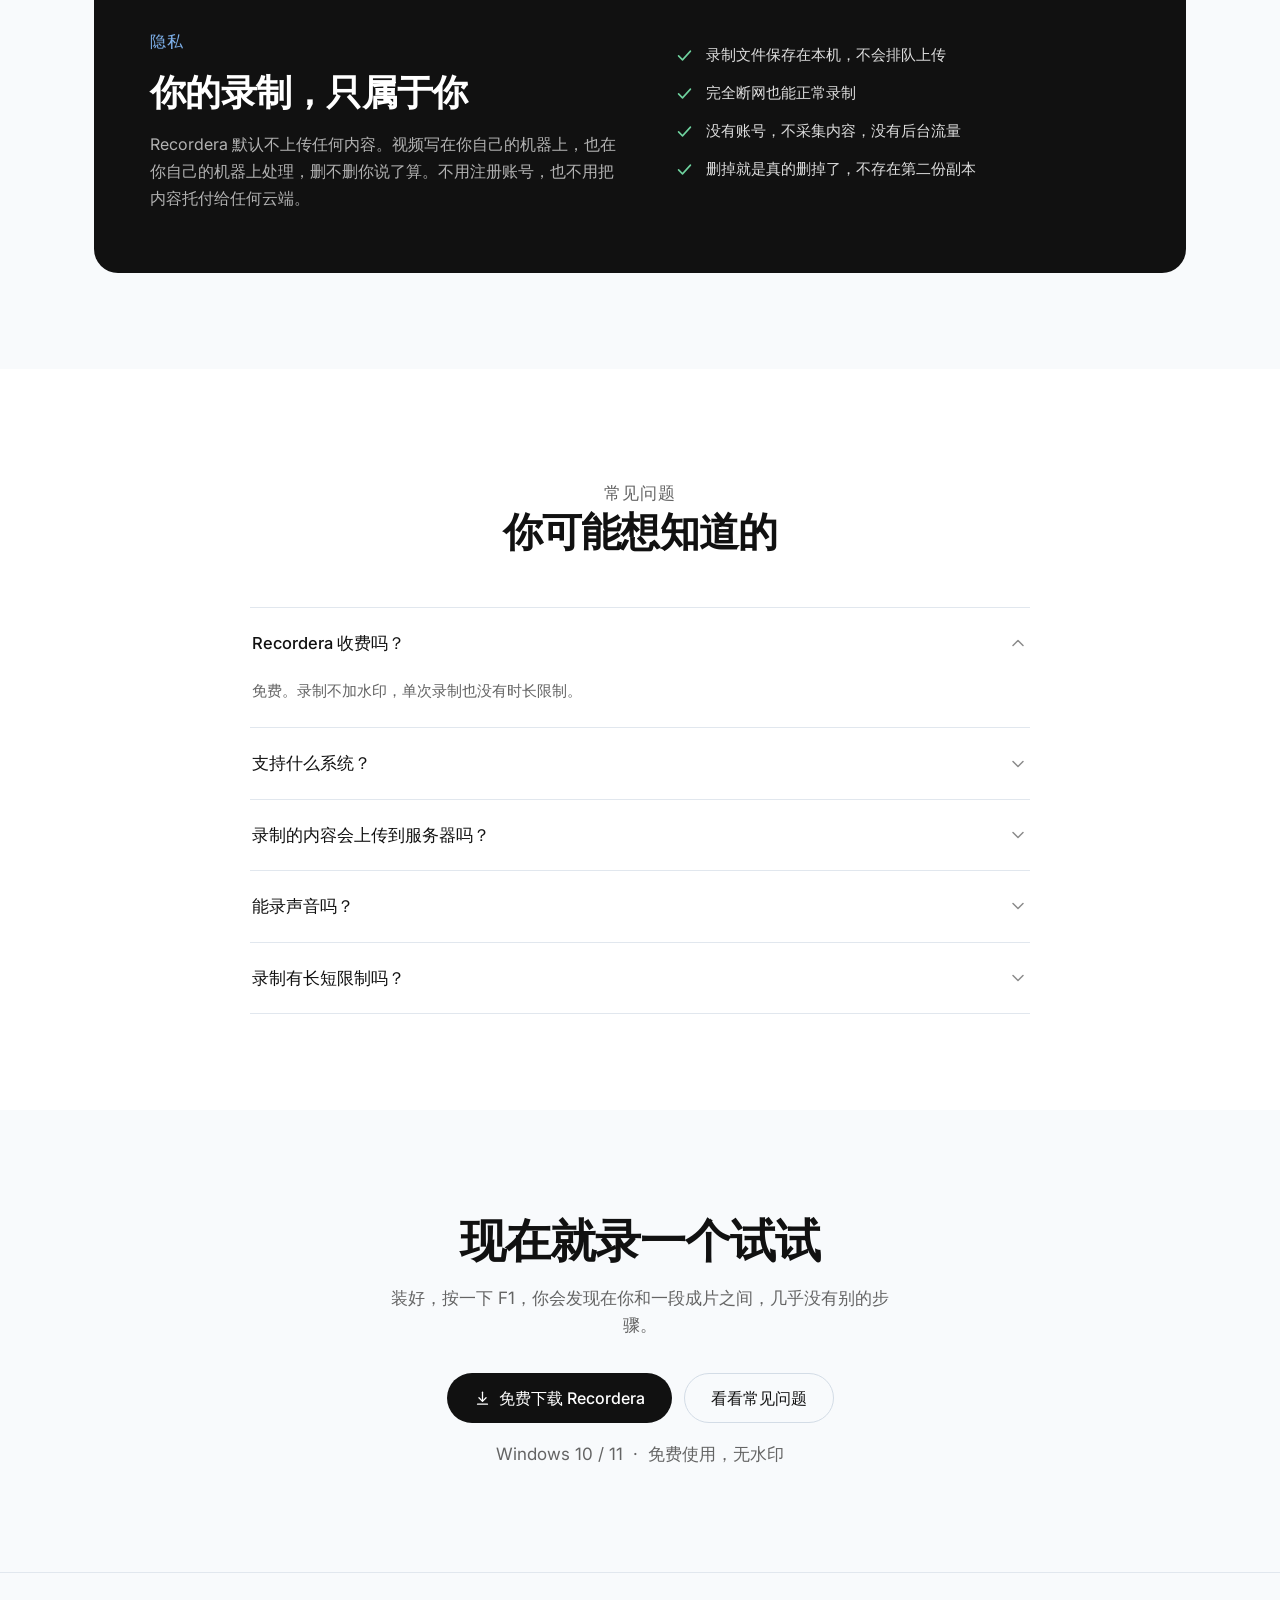
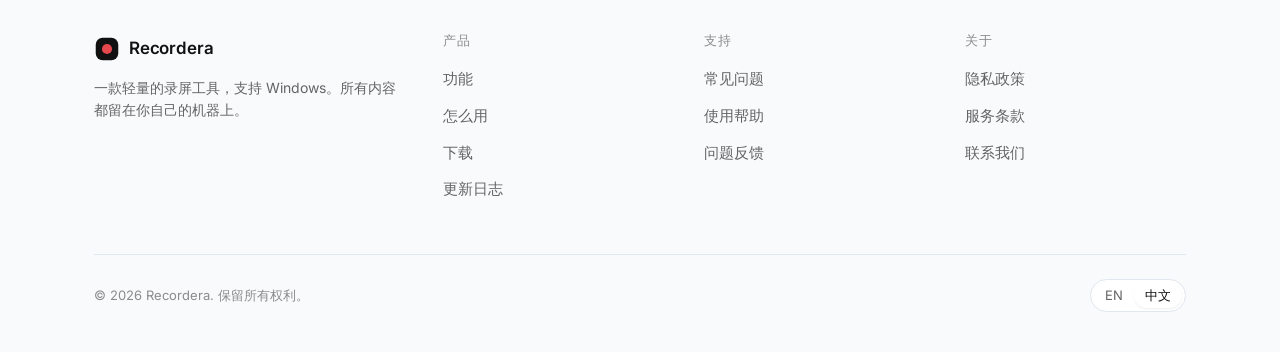
<file: zh-Hans/index.html>
<!DOCTYPE html>
<html lang="zh-Hans">
<head>
<meta charset="utf-8">
<meta name="viewport" content="width=device-width, initial-scale=1">
<title>Recordera 录屏 — 把屏幕上的操作，录成能直接发的视频</title>
<meta name="description" content="Recordera 是一款轻量录屏工具。按一下快捷键，框选区域，录制、截图、标注、分享一次完成，所有内容都留在本机。免费使用，无水印，支持 Windows。">
<link rel="canonical" href="https://recordera.mosuzo.com/zh-Hans/">

<!-- 多语言：请把 recordera.mosuzo.com 替换成你的真实域名 -->
<link rel="alternate" hreflang="en" href="https://recordera.mosuzo.com/en/">
<link rel="alternate" hreflang="zh-Hans" href="https://recordera.mosuzo.com/zh-Hans/">
<link rel="alternate" hreflang="x-default" href="https://recordera.mosuzo.com/">

<meta property="og:type" content="website">
<meta property="og:title" content="Recordera 录屏">
<meta property="og:description" content="把屏幕上的操作，录成能直接发的视频。">
<meta property="og:locale" content="zh_CN">
<meta property="og:locale:alternate" content="en_US">

<link rel="icon" href="../assets/favicon.svg" type="image/svg+xml">
<link rel="preconnect" href="https://fonts.googleapis.com">
<link rel="preconnect" href="https://fonts.gstatic.com" crossorigin>
<link href="https://fonts.googleapis.com/css2?family=Inter:wght@400;500;600&display=swap" rel="stylesheet">
<link rel="stylesheet" href="../styles.css">
</head>
<body>

<!-- ================= 预发布提示 ================= -->
<div class="topbar">
  <span class="inner">
    <span class="dot"></span>
    <span lang="zh-Hans">预发布版本</span>
    <span class="sep">|</span>
    <span lang="en">Pre-release</span>
  </span>
</div>

<!-- ================= 顶栏 ================= -->
<header class="nav" id="nav">
  <div class="container nav-inner">
    <a class="brand" href="./">
      <svg class="brand-mark" viewBox="0 0 24 24" fill="none" aria-hidden="true">
        <rect x="1.6" y="1.6" width="20.8" height="20.8" rx="6.4" fill="#111111"/>
        <circle cx="12" cy="12" r="4.7" fill="#e5484d"/>
      </svg>
      Recordera
    </a>

    <nav class="nav-links">
      <a href="#features">功能</a>
      <a href="#how">怎么用</a>
      <a href="#privacy">隐私</a>
      <a href="#faq">常见问题</a>
    </nav>

    <div class="nav-right">
      <div class="lang">
        <a href="../en/" hreflang="en" lang="en">EN</a>
        <a href="./" aria-current="true" hreflang="zh-Hans">中文</a>
      </div>
      <a class="btn btn-primary" href="#download">下载</a>
    </div>
  </div>
</header>

<main>

<!-- ================= 首屏 ================= -->
<section class="hero">
  <div class="container hero-inner">
    <span class="badge"><span class="pulse"></span> 完全本地 · 断网也能用</span>

    <h1>Recordera 录屏</h1>

    <p class="hero-sub">把屏幕上的操作，录成能直接发的视频。</p>

    <div class="hero-actions">
      <a class="btn btn-primary btn-lg" href="#download">
        <svg viewBox="0 0 24 24" fill="none" stroke="currentColor" stroke-width="1.8" stroke-linecap="round" stroke-linejoin="round"><path d="M12 3v12"/><path d="M7 11l5 5 5-5"/><path d="M5 20h14"/></svg>
        免费下载
      </a>
      <a class="btn btn-ghost btn-lg" href="#demo">看 30 秒演示</a>
    </div>

    <p class="hero-note">Windows 10 / 11&nbsp;&nbsp;·&nbsp;&nbsp;无需注册，无水印</p>

    <!-- 产品演示模拟 -->
    <div class="mock-wrap" id="demo">
      <div class="mock" role="img" aria-label="Recordera 框选界面，正在录制屏幕上的一个区域">
        <div class="mock-bar">
          <i></i><i></i><i></i>
          <span class="mock-title">Recordera</span>
        </div>
        <div class="mock-stage">
          <div class="skeleton">
            <div class="sk-head"></div>
            <div class="sk-row"><div class="sk-col"></div><div class="sk-col"></div><div class="sk-col"></div></div>
            <div class="sk-line w70"></div>
            <div class="sk-line"></div>
            <div class="sk-line w48"></div>
          </div>

          <div class="marquee">
            <span class="h h1"></span><span class="h h2"></span><span class="h h3"></span><span class="h h4"></span>
            <span class="size">1280 × 720</span>
          </div>

          <div class="toolbar">
            <span class="tl rec"><span class="dot"></span>00:12</span>
            <span class="divider"></span>
            <span class="tl hide-sm">截图</span>
            <span class="tl hide-sm">标注</span>
            <span class="divider hide-sm"></span>
            <span class="tl stop">停止</span>
          </div>
        </div>
      </div>
      <p class="mock-caption">拖一下定好范围，录出来就是能直接发的尺寸。</p>
    </div>
  </div>
</section>

<!-- ================= 信任条 ================= -->
<section class="trust">
  <div class="container trust-inner">
    <span>
      <svg viewBox="0 0 24 24" fill="none" stroke="currentColor" stroke-width="1.7" stroke-linecap="round" stroke-linejoin="round"><rect x="2" y="3" width="20" height="14" rx="2"/><path d="M8 21h8M12 17v4"/></svg>
      支持 Windows 10 / 11
    </span>
    <span>
      <svg viewBox="0 0 24 24" fill="none" stroke="currentColor" stroke-width="1.7" stroke-linecap="round" stroke-linejoin="round"><rect x="3" y="11" width="18" height="11" rx="2"/><path d="M7 11V7a5 5 0 0 1 10 0v4"/></svg>
      全程在本机运行，不上传
    </span>
    <span>
      <svg viewBox="0 0 24 24" fill="none" stroke="currentColor" stroke-width="1.7" stroke-linecap="round" stroke-linejoin="round"><circle cx="12" cy="12" r="9"/><path d="M8.5 12.2l2.4 2.4 4.6-4.8"/></svg>
      免费使用，无水印，不限时长
    </span>
  </div>
</section>

<!-- ================= 三大能力 ================= -->
<section class="section" id="features">
  <div class="container">
    <div class="section-head center reveal">
      <p class="eyebrow">能做什么</p>
      <h2>录制、截图、发送，一次做完</h2>
      <p>大多数工具要你在一个软件里录，去第二个软件里剪，再回到第三个地方发。Recordera 把这三步收进一个快捷键里。</p>
    </div>

    <div class="cards">
      <article class="card reveal">
        <div class="ico t-blue">
          <svg viewBox="0 0 24 24" fill="none" stroke="currentColor" stroke-width="1.8" stroke-linecap="round" stroke-linejoin="round"><path d="M6 2v14a2 2 0 0 0 2 2h14"/><path d="M2 6h14a2 2 0 0 1 2 2v14"/></svg>
        </div>
        <h3>选区录制</h3>
        <p>拖一下就能定好范围，尺寸实时显示。录出来就是你框的那一块，不用录完再裁。</p>
      </article>

      <article class="card reveal">
        <div class="ico t-green">
          <svg viewBox="0 0 24 24" fill="none" stroke="currentColor" stroke-width="1.8" stroke-linecap="round" stroke-linejoin="round"><path d="M12 20h9"/><path d="M16.5 3.5a2.1 2.1 0 0 1 3 3L7 19l-4 1 1-4Z"/></svg>
        </div>
        <h3>截图与标注</h3>
        <p>截完立刻画箭头、加文字、给敏感信息打码，不用再打开修图软件。</p>
      </article>

      <article class="card reveal">
        <div class="ico t-purple">
          <svg viewBox="0 0 24 24" fill="none" stroke="currentColor" stroke-width="1.8" stroke-linecap="round" stroke-linejoin="round"><path d="M4 12v7a2 2 0 0 0 2 2h12a2 2 0 0 0 2-2v-7"/><path d="M16 6l-4-4-4 4"/><path d="M12 2v13"/></svg>
        </div>
        <h3>一键发送</h3>
        <p>停止录制的时候，文件已经在剪贴板里了。粘进聊天、文档或工单，直接就发出去了。</p>
      </article>
    </div>
  </div>
</section>

<!-- ================= 细节能力 ================= -->
<section class="section section-alt">
  <div class="container">
    <div class="section-head reveal">
      <p class="eyebrow">细节</p>
      <h2>把小事做扎实</h2>
      <p>Recordera 功能很窄。与其什么都做不好，不如只把几件事做好。</p>
    </div>

    <div class="split">
      <div class="feat reveal">
        <div class="ico t-blue"><svg viewBox="0 0 24 24" fill="none" stroke="currentColor" stroke-width="1.8" stroke-linecap="round" stroke-linejoin="round"><path d="M6 2v14a2 2 0 0 0 2 2h14"/><path d="M2 6h14a2 2 0 0 1 2 2v14"/></svg></div>
        <div>
          <h3>精确框选</h3>
          <p>拖动时实时显示宽高，想录整块窗口时也会自动吸附到窗口边缘。</p>
        </div>
      </div>

      <div class="feat reveal">
        <div class="ico t-sand"><svg viewBox="0 0 24 24" fill="none" stroke="currentColor" stroke-width="1.8" stroke-linecap="round" stroke-linejoin="round"><path d="M5 3l6.5 15.5 2-6 6-2z"/></svg></div>
        <div>
          <h3>会说话的光标</h3>
          <p>自动平滑鼠标轨迹、放大点击动作，观众一眼就能看到重点在哪。</p>
        </div>
      </div>

      <div class="feat reveal">
        <div class="ico t-green"><svg viewBox="0 0 24 24" fill="none" stroke="currentColor" stroke-width="1.8" stroke-linecap="round" stroke-linejoin="round"><ellipse cx="12" cy="5.5" rx="8" ry="3"/><path d="M4 5.5v13c0 1.7 3.6 3 8 3s8-1.3 8-3v-13"/><path d="M4 12c0 1.7 3.6 3 8 3s8-1.3 8-3"/></svg></div>
        <div>
          <h3>直接写入磁盘</h3>
          <p>录制内容以最高 4K 60fps 直接写在本机，中间不做压缩，也不经手任何服务器。</p>
        </div>
      </div>

      <div class="feat reveal">
        <div class="ico t-purple"><svg viewBox="0 0 24 24" fill="none" stroke="currentColor" stroke-width="1.8" stroke-linecap="round" stroke-linejoin="round"><rect x="2" y="6" width="20" height="12" rx="2"/><path d="M6 10h.01M10 10h.01M14 10h.01M18 10h.01M7 14h10"/></svg></div>
        <div>
          <h3>快捷键驱动</h3>
          <p>按一下开始，再按一下结束，不会打断你手上正在做的事。</p>
        </div>
      </div>
    </div>
  </div>
</section>

<!-- ================= 三步 ================= -->
<section class="section" id="how">
  <div class="container">
    <div class="section-head center reveal">
      <p class="eyebrow">怎么用</p>
      <h2>三步，没有设置项</h2>
    </div>

    <div class="steps">
      <div class="step reveal">
        <div class="num">1</div>
        <h3>按快捷键</h3>
        <p>Recordera 安静地待在后台。不管你在做什么，一个键就能唤起来。</p>
        <span class="kbd">F1</span>
      </div>
      <div class="step reveal">
        <div class="num">2</div>
        <h3>框选并录制</h3>
        <p>拖出要录的区域，选好屏幕声音和麦克风，点开始。</p>
      </div>
      <div class="step reveal">
        <div class="num">3</div>
        <h3>直接发出去</h3>
        <p>一停，结果已经在剪贴板里。粘一下就发出去了。</p>
      </div>
    </div>
  </div>
</section>

<!-- ================= 隐私 ================= -->
<section class="section section-alt" id="privacy">
  <div class="container">
    <div class="dark reveal">
      <div>
        <p class="eyebrow" style="color:#7fb2ec">隐私</p>
        <h2 style="margin-top:14px">你的录制，只属于你</h2>
        <p>Recordera 默认不上传任何内容。视频写在你自己的机器上，也在你自己的机器上处理，删不删你说了算。不用注册账号，也不用把内容托付给任何云端。</p>
      </div>
      <ul class="dark-list">
        <li><svg viewBox="0 0 24 24" fill="none" stroke="currentColor" stroke-width="2" stroke-linecap="round" stroke-linejoin="round"><path d="M4.5 12.5l5 5 10-11"/></svg> 录制文件保存在本机，不会排队上传</li>
        <li><svg viewBox="0 0 24 24" fill="none" stroke="currentColor" stroke-width="2" stroke-linecap="round" stroke-linejoin="round"><path d="M4.5 12.5l5 5 10-11"/></svg> 完全断网也能正常录制</li>
        <li><svg viewBox="0 0 24 24" fill="none" stroke="currentColor" stroke-width="2" stroke-linecap="round" stroke-linejoin="round"><path d="M4.5 12.5l5 5 10-11"/></svg> 没有账号，不采集内容，没有后台流量</li>
        <li><svg viewBox="0 0 24 24" fill="none" stroke="currentColor" stroke-width="2" stroke-linecap="round" stroke-linejoin="round"><path d="M4.5 12.5l5 5 10-11"/></svg> 删掉就是真的删掉了，不存在第二份副本</li>
      </ul>
    </div>
  </div>
</section>

<!-- ================= 常见问题 ================= -->
<section class="section" id="faq">
  <div class="container">
    <div class="section-head center reveal">
      <p class="eyebrow">常见问题</p>
      <h2>你可能想知道的</h2>
    </div>

    <div class="faq reveal">
      <details open>
        <summary>Recordera 收费吗？
          <svg class="chev" viewBox="0 0 24 24" fill="none" stroke="currentColor" stroke-width="1.8" stroke-linecap="round" stroke-linejoin="round"><path d="M6 9l6 6 6-6"/></svg>
        </summary>
        <div class="ans">免费。录制不加水印，单次录制也没有时长限制。</div>
      </details>

      <details>
        <summary>支持什么系统？
          <svg class="chev" viewBox="0 0 24 24" fill="none" stroke="currentColor" stroke-width="1.8" stroke-linecap="round" stroke-linejoin="round"><path d="M6 9l6 6 6-6"/></svg>
        </summary>
        <div class="ans">Windows 10 / 11。安装包是单个 .exe 文件，下载后直接运行即可。</div>
      </details>

      <details>
        <summary>录制的内容会上传到服务器吗？
          <svg class="chev" viewBox="0 0 24 24" fill="none" stroke="currentColor" stroke-width="1.8" stroke-linecap="round" stroke-linejoin="round"><path d="M6 9l6 6 6-6"/></svg>
        </summary>
        <div class="ans">不会。所有录制和截图都保存在你自己的电脑上。Recordera 不会自动上传任何内容，断网状态也能正常使用。</div>
      </details>

      <details>
        <summary>能录声音吗？
          <svg class="chev" viewBox="0 0 24 24" fill="none" stroke="currentColor" stroke-width="1.8" stroke-linecap="round" stroke-linejoin="round"><path d="M6 9l6 6 6-6"/></svg>
        </summary>
        <div class="ans">可以。麦克风和系统声音能同时录制，并且和画面自动对齐。</div>
      </details>

      <details>
        <summary>录制有长短限制吗？
          <svg class="chev" viewBox="0 0 24 24" fill="none" stroke="currentColor" stroke-width="1.8" stroke-linecap="round" stroke-linejoin="round"><path d="M6 9l6 6 6-6"/></svg>
        </summary>
        <div class="ans">没有。想录多久录多久，唯一的限制是你硬盘还剩多少空间。</div>
      </details>
    </div>
  </div>
</section>

<!-- ================= 下载 ================= -->
<section class="cta section-alt" id="download">
  <div class="container reveal">
    <h2>现在就录一个试试</h2>
    <p>装好，按一下 F1，你会发现在你和一段成片之间，几乎没有别的步骤。</p>
    <div class="hero-actions">
      <a class="btn btn-primary btn-lg" href="https://recordera.mosuzo.com">
        <svg viewBox="0 0 24 24" fill="none" stroke="currentColor" stroke-width="1.8" stroke-linecap="round" stroke-linejoin="round"><path d="M12 3v12"/><path d="M7 11l5 5 5-5"/><path d="M5 20h14"/></svg>
        免费下载 Recordera
      </a>
      <a class="btn btn-ghost btn-lg" href="#faq">看看常见问题</a>
    </div>
    <p class="hero-note">Windows 10 / 11&nbsp;&nbsp;·&nbsp;&nbsp;免费使用，无水印</p>
  </div>
</section>

</main>

<!-- ================= 页脚 ================= -->
<footer class="footer">
  <div class="container">
    <div class="footer-grid">
      <div class="footer-brand">
        <a class="brand" href="./">
          <svg class="brand-mark" viewBox="0 0 24 24" fill="none" aria-hidden="true">
            <rect x="1.6" y="1.6" width="20.8" height="20.8" rx="6.4" fill="#111111"/>
            <circle cx="12" cy="12" r="4.7" fill="#e5484d"/>
          </svg>
          Recordera
        </a>
        <p>一款轻量的录屏工具，支持 Windows。所有内容都留在你自己的机器上。</p>
      </div>

      <div>
        <h4>产品</h4>
        <ul>
          <li><a href="#features">功能</a></li>
          <li><a href="#how">怎么用</a></li>
          <li><a href="#download">下载</a></li>
          <li><a href="#">更新日志</a></li>
        </ul>
      </div>

      <div>
        <h4>支持</h4>
        <ul>
          <li><a href="#faq">常见问题</a></li>
          <li><a href="#">使用帮助</a></li>
          <li><a href="#">问题反馈</a></li>
        </ul>
      </div>

      <div>
        <h4>关于</h4>
        <ul>
          <li><a href="#privacy">隐私政策</a></li>
          <li><a href="#">服务条款</a></li>
          <li><a href="#">联系我们</a></li>
        </ul>
      </div>
    </div>

    <div class="footer-bottom">
      <span>© 2026 Recordera. 保留所有权利。</span>
      <div class="lang">
        <a href="../en/" hreflang="en" lang="en">EN</a>
        <a href="./" aria-current="true" hreflang="zh-Hans">中文</a>
      </div>
    </div>
  </div>
</footer>

<script>
(function () {
  var nav = document.getElementById('nav');
  var onScroll = function () { nav.classList.toggle('scrolled', window.scrollY > 8); };
  onScroll();
  window.addEventListener('scroll', onScroll, { passive: true });

  var items = document.querySelectorAll('.reveal');
  if (!('IntersectionObserver' in window)) {
    items.forEach(function (el) { el.classList.add('in'); });
    return;
  }
  var io = new IntersectionObserver(function (entries) {
    entries.forEach(function (e) {
      if (e.isIntersecting) { e.target.classList.add('in'); io.unobserve(e.target); }
    });
  }, { rootMargin: '0px 0px -8% 0px', threshold: 0.08 });
  items.forEach(function (el) { io.observe(el); });
})();
</script>

</body>
</html>
</file>
<file: styles.css>
/* ============================================================
   Recordera — shared stylesheet
   Design language referenced from cap.so
   ============================================================ */

:root {
  --bg: #ffffff;
  --bg-alt: #f8fafc;
  --bg-deep: #edf1f6;
  --ink: #111111;
  --ink-2: #646464;
  --ink-3: #8b8b8b;
  --line: #e1e7ee;
  --line-2: #d3dce6;

  --accent: #3d77c2;
  --accent-deep: #2b5c99;
  --accent-soft: #e1effe;

  --tint-blue: #e1effe;
  --tint-blue-ink: #3d77c2;
  --tint-green: #e2f6ec;
  --tint-green-ink: #3f9974;
  --tint-purple: #efe7fd;
  --tint-purple-ink: #7b5fd0;
  --tint-sand: #fdf1e3;
  --tint-sand-ink: #c2833f;

  --radius-sm: 10px;
  --radius: 16px;
  --radius-lg: 24px;

  --maxw: 1140px;
  --nav-h: 64px;

  --font-sans: "Inter", -apple-system, BlinkMacSystemFont, "Segoe UI",
    "PingFang SC", "Hiragino Sans GB", "Microsoft YaHei", "Noto Sans SC",
    "Helvetica Neue", Arial, sans-serif;
  --font-mono: ui-monospace, SFMono-Regular, "SF Mono", "JetBrains Mono",
    Menlo, Consolas, "Liberation Mono", monospace;
}

*, *::before, *::after { box-sizing: border-box; }

html { scroll-behavior: smooth; -webkit-text-size-adjust: 100%; }

body {
  margin: 0;
  background: var(--bg);
  color: var(--ink);
  font-family: var(--font-sans);
  font-size: 16px;
  line-height: 1.6;
  -webkit-font-smoothing: antialiased;
  text-rendering: optimizeLegibility;
}

h1, h2, h3, h4 { margin: 0; font-weight: 600; letter-spacing: -0.02em; line-height: 1.15; }
p { margin: 0; }
a { color: inherit; text-decoration: none; }
img, svg { display: block; max-width: 100%; }
button { font: inherit; cursor: pointer; }

.container { width: 100%; max-width: var(--maxw); margin: 0 auto; padding: 0 24px; }

/* ---------- typography helpers ---------- */
.eyebrow {
  font-family: var(--font-mono);
  font-size: 12px;
  letter-spacing: 0.06em;
  text-transform: uppercase;
  color: var(--accent);
}
.lead { font-size: 18px; color: var(--ink-2); line-height: 1.65; }
.muted { color: var(--ink-2); }
.small { font-size: 13px; color: var(--ink-3); }

/* ---------- buttons ---------- */
.btn {
  display: inline-flex; align-items: center; justify-content: center; gap: 8px;
  height: 44px; padding: 0 20px;
  border-radius: 999px; border: 1px solid transparent;
  font-size: 15px; font-weight: 500; white-space: nowrap;
  transition: background-color .18s ease, border-color .18s ease, transform .18s ease, color .18s ease;
}
.btn-primary { background: var(--ink); color: #fff; }
.btn-primary:hover { background: #2a2a2a; transform: translateY(-1px); }
.btn-ghost { background: transparent; color: var(--ink); border-color: var(--line-2); }
.btn-ghost:hover { background: var(--bg-alt); border-color: var(--ink-3); }
.btn-accent { background: var(--accent); color: #fff; }
.btn-accent:hover { background: var(--accent-deep); transform: translateY(-1px); }
.btn-lg { height: 50px; padding: 0 26px; font-size: 16px; }
.btn svg { width: 17px; height: 17px; }

/* ---------- top notice bar ---------- */
.topbar {
  background: var(--ink);
  color: rgba(255, 255, 255, .86);
  font-size: 12.5px;
  line-height: 1.5;
  padding: 9px 24px;
  text-align: center;
}
.topbar .inner {
  display: inline-flex; align-items: center; justify-content: center;
  gap: 8px; flex-wrap: wrap;
}
.topbar .dot {
  width: 6px; height: 6px; border-radius: 50%; background: #f5a524; flex: none;
  animation: pulse 2s ease-in-out infinite;
}
.topbar .sep { color: rgba(255, 255, 255, .3); }

@media (max-width: 720px) {
  .topbar { font-size: 11.5px; padding: 7px 16px; }
  .topbar .sep { display: none; }
  .topbar .inner { gap: 4px 8px; }
}

/* ---------- nav ---------- */
.nav {
  position: sticky; top: 0; z-index: 50;
  height: var(--nav-h);
  background: rgba(255,255,255,.82);
  backdrop-filter: saturate(180%) blur(14px);
  -webkit-backdrop-filter: saturate(180%) blur(14px);
  border-bottom: 1px solid transparent;
  transition: border-color .2s ease;
}
.nav.scrolled { border-bottom-color: var(--line); }
.nav-inner { height: var(--nav-h); display: flex; align-items: center; gap: 32px; }

.brand { display: flex; align-items: center; gap: 9px; font-weight: 600; font-size: 17px; letter-spacing: -0.01em; }
.brand-mark { width: 26px; height: 26px; flex: none; }

.nav-links { display: flex; align-items: center; gap: 26px; margin-left: 8px; }
.nav-links a { font-size: 14.5px; color: var(--ink-2); transition: color .16s ease; }
.nav-links a:hover { color: var(--ink); }

.nav-right { margin-left: auto; display: flex; align-items: center; gap: 12px; }

.lang {
  display: inline-flex; align-items: center;
  border: 1px solid var(--line); border-radius: 999px;
  padding: 3px; background: var(--bg-alt);
}
.lang a {
  font-size: 13px; line-height: 1;
  padding: 6px 11px; border-radius: 999px; color: var(--ink-2);
  transition: background-color .16s ease, color .16s ease;
}
.lang a:hover { color: var(--ink); }
.lang a[aria-current="true"] { background: #fff; color: var(--ink); box-shadow: 0 1px 2px rgba(17,17,17,.07); }

.nav-toggle { display: none; }

/* ---------- hero ---------- */
.hero { padding: 76px 0 0; text-align: center; position: relative; overflow: hidden; }
.hero::before {
  content: ""; position: absolute; inset: -140px 0 auto; height: 460px;
  background: radial-gradient(60% 100% at 50% 0%, rgba(61,119,194,.10), transparent 70%);
  pointer-events: none;
}
.hero-inner { position: relative; }

.badge {
  display: inline-flex; align-items: center; gap: 8px;
  height: 30px; padding: 0 13px; margin-bottom: 24px;
  border: 1px solid var(--line); border-radius: 999px;
  background: var(--bg-alt);
  font-size: 12.5px; color: var(--ink-2);
}
.badge .pulse {
  width: 7px; height: 7px; border-radius: 50%; background: #e5484d; flex: none;
  animation: pulse 2s ease-in-out infinite;
}
@keyframes pulse { 0%,100%{ opacity:1; transform:scale(1);} 50%{ opacity:.45; transform:scale(.82);} }

.hero h1 {
  font-size: clamp(38px, 6.2vw, 66px);
  letter-spacing: -0.035em;
  max-width: 15em; margin: 0 auto;
}
.hero .hero-sub {
  font-size: clamp(17px, 2.3vw, 21px);
  color: var(--ink-2);
  max-width: 34em; margin: 22px auto 0;
  line-height: 1.55;
}
.hero-actions { display: flex; gap: 12px; justify-content: center; flex-wrap: wrap; margin-top: 32px; }
.hero-note { margin-top: 16px; font-size: 13px; color: var(--ink-3); }

/* ---------- app mock ---------- */
.mock-wrap { margin-top: 62px; padding-bottom: 4px; }

.mock {
  max-width: 940px; margin: 0 auto;
  border: 1px solid var(--line-2);
  border-radius: var(--radius-lg);
  background: #fff;
  overflow: hidden;
  box-shadow: 0 1px 2px rgba(17,17,17,.04), 0 24px 56px -32px rgba(17,17,17,.28);
}
.mock-bar {
  display: flex; align-items: center; gap: 8px;
  height: 40px; padding: 0 14px;
  background: var(--bg-alt); border-bottom: 1px solid var(--line);
}
.mock-bar i { width: 11px; height: 11px; border-radius: 50%; background: var(--line-2); display: block; }
.mock-bar .mock-title {
  margin-left: 8px; font-family: var(--font-mono); font-size: 12px; color: var(--ink-3);
}

.mock-stage { position: relative; background: var(--bg-deep); aspect-ratio: 16 / 9; overflow: hidden; }

/* faint page skeleton behind the selection */
.skeleton { position: absolute; inset: 0; padding: 26px 30px; display: flex; flex-direction: column; gap: 13px; }
.skeleton .sk-head { width: 32%; height: 20px; border-radius: 6px; background: #dde5ee; }
.skeleton .sk-row { display: flex; gap: 13px; }
.skeleton .sk-col { flex: 1; height: 74px; border-radius: 10px; background: #e4ebf3; }
.skeleton .sk-line { height: 11px; border-radius: 6px; background: #e4ebf3; }
.skeleton .sk-line.w70 { width: 70%; }
.skeleton .sk-line.w48 { width: 48%; }

/* the selection marquee */
.marquee {
  position: absolute; left: 21%; top: 22%; width: 48%; height: 46%;
  border: 1.5px solid var(--accent);
  border-radius: 4px;
  box-shadow: 0 0 0 9999px rgba(17,17,17,.34);
  animation: marquee 7s ease-in-out infinite;
}
@keyframes marquee {
  0%, 12%   { left: 21%; top: 22%; width: 48%; height: 46%; }
  38%, 62%  { left: 12%; top: 15%; width: 66%; height: 60%; }
  88%, 100% { left: 21%; top: 22%; width: 48%; height: 46%; }
}
.marquee .h { position: absolute; width: 9px; height: 9px; background: #fff; border: 1.5px solid var(--accent); border-radius: 2px; }
.marquee .h1 { left: -5px; top: -5px; }
.marquee .h2 { right: -5px; top: -5px; }
.marquee .h3 { left: -5px; bottom: -5px; }
.marquee .h4 { right: -5px; bottom: -5px; }
.marquee .size {
  position: absolute; top: -27px; left: -1px;
  font-family: var(--font-mono); font-size: 11px; line-height: 1;
  padding: 5px 8px; border-radius: 6px;
  background: var(--accent); color: #fff; white-space: nowrap;
}

/* floating recorder toolbar */
.toolbar {
  position: absolute; left: 50%; bottom: 26px; transform: translateX(-50%);
  display: flex; align-items: center; gap: 6px;
  padding: 7px; border-radius: 14px;
  background: #111111; color: #fff;
  box-shadow: 0 12px 30px -10px rgba(17,17,17,.5);
}
.toolbar .tl {
  display: inline-flex; align-items: center; gap: 7px;
  height: 32px; padding: 0 12px; border-radius: 9px;
  font-size: 12.5px; white-space: nowrap; color: rgba(255,255,255,.82);
}
.toolbar .tl.rec { background: rgba(255,255,255,.10); color: #fff; font-family: var(--font-mono); }
.toolbar .tl.rec .dot { width: 8px; height: 8px; border-radius: 50%; background: #e5484d; animation: pulse 1.6s ease-in-out infinite; }
.toolbar .tl.stop { background: var(--accent); color: #fff; }
.toolbar .divider { width: 1px; height: 20px; background: rgba(255,255,255,.18); }

.mock-caption { text-align: center; margin-top: 18px; font-size: 13px; color: var(--ink-3); }

/* ---------- trust strip ---------- */
.trust { padding: 34px 0; border-bottom: 1px solid var(--line); }
.trust-inner {
  display: flex; align-items: center; justify-content: center;
  gap: 14px 44px; flex-wrap: wrap;
  font-size: 13.5px; color: var(--ink-2);
}
.trust-inner span { display: inline-flex; align-items: center; gap: 8px; }
.trust-inner svg { width: 16px; height: 16px; color: var(--ink-3); flex: none; }

/* ---------- generic section ---------- */
.section { padding: 96px 0; }
.section-alt { background: var(--bg-alt); }
.section-head { max-width: 640px; margin-bottom: 52px; }
.section-head.center { margin-left: auto; margin-right: auto; text-align: center; }
.section-head h2 { font-size: clamp(28px, 3.6vw, 40px); }
.section-head p { margin-top: 16px; font-size: 17px; color: var(--ink-2); line-height: 1.65; }

/* ---------- feature cards ---------- */
.cards { display: grid; grid-template-columns: repeat(3, 1fr); gap: 20px; }
.card {
  border: 1px solid var(--line); border-radius: var(--radius-lg);
  padding: 28px; background: #fff;
  transition: transform .2s ease, box-shadow .2s ease;
}
.card:hover { transform: translateY(-3px); box-shadow: 0 20px 40px -28px rgba(17,17,17,.3); }
.card .ico {
  width: 42px; height: 42px; border-radius: 12px;
  display: flex; align-items: center; justify-content: center;
  margin-bottom: 20px;
}
.card .ico svg { width: 21px; height: 21px; }
.card h3 { font-size: 18px; margin-bottom: 9px; }
.card p { font-size: 15px; color: var(--ink-2); line-height: 1.6; }

.t-blue { background: var(--tint-blue); color: var(--tint-blue-ink); }
.t-green { background: var(--tint-green); color: var(--tint-green-ink); }
.t-purple { background: var(--tint-purple); color: var(--tint-purple-ink); }
.t-sand { background: var(--tint-sand); color: var(--tint-sand-ink); }

/* ---------- split feature rows ---------- */
.split { display: grid; grid-template-columns: repeat(2, 1fr); gap: 20px; }
.feat {
  display: flex; gap: 16px; padding: 26px;
  border: 1px solid var(--line); border-radius: var(--radius); background: #fff;
}
.feat .ico { width: 38px; height: 38px; border-radius: 10px; display: flex; align-items: center; justify-content: center; flex: none; }
.feat .ico svg { width: 19px; height: 19px; }
.feat h3 { font-size: 16.5px; margin-bottom: 6px; }
.feat p { font-size: 14.5px; color: var(--ink-2); line-height: 1.6; }

/* ---------- steps ---------- */
.steps { display: grid; grid-template-columns: repeat(3, 1fr); gap: 20px; position: relative; }
.step { position: relative; padding: 28px; border-radius: var(--radius-lg); background: #fff; border: 1px solid var(--line); }
.step .num {
  width: 30px; height: 30px; border-radius: 50%;
  display: flex; align-items: center; justify-content: center;
  background: var(--ink); color: #fff;
  font-family: var(--font-mono); font-size: 13px;
  margin-bottom: 18px;
}
.step h3 { font-size: 17px; margin-bottom: 8px; }
.step p { font-size: 14.5px; color: var(--ink-2); line-height: 1.6; }
.step .kbd {
  display: inline-block; margin-top: 14px; padding: 4px 10px;
  border: 1px solid var(--line-2); border-bottom-width: 2px; border-radius: 7px;
  font-family: var(--font-mono); font-size: 12px; color: var(--ink-2); background: var(--bg-alt);
}

/* ---------- dark privacy block ---------- */
.dark {
  background: var(--ink); color: #fff;
  border-radius: var(--radius-lg);
  padding: 60px 56px;
  display: grid; grid-template-columns: 1.05fr 1fr; gap: 48px; align-items: center;
}
.dark h2 { font-size: clamp(26px, 3.4vw, 36px); color: #fff; }
.dark p { margin-top: 18px; color: rgba(255,255,255,.68); font-size: 16px; line-height: 1.7; }
.dark .dark-list { list-style: none; margin: 0; padding: 0; display: grid; gap: 14px; }
.dark .dark-list li { display: flex; gap: 12px; align-items: flex-start; font-size: 15px; color: rgba(255,255,255,.86); }
.dark .dark-list svg { width: 19px; height: 19px; color: #6fd39f; flex: none; margin-top: 3px; }

/* ---------- CTA ---------- */
.cta { text-align: center; padding: 104px 0; }
.cta h2 { font-size: clamp(30px, 4vw, 46px); }
.cta p { margin: 18px auto 0; max-width: 30em; font-size: 17px; color: var(--ink-2); }
.cta .hero-actions { margin-top: 34px; }

/* ---------- faq ---------- */
.faq { max-width: 780px; margin: 0 auto; }
.faq details { border-bottom: 1px solid var(--line); }
.faq details:first-child { border-top: 1px solid var(--line); }
.faq summary {
  list-style: none; cursor: pointer;
  display: flex; align-items: center; justify-content: space-between; gap: 20px;
  padding: 22px 2px; font-size: 16.5px; font-weight: 500;
}
.faq summary::-webkit-details-marker { display: none; }
.faq summary .chev {
  width: 20px; height: 20px; flex: none; color: var(--ink-3);
  transition: transform .22s ease;
}
.faq details[open] summary .chev { transform: rotate(180deg); }
.faq .ans { padding: 0 2px 24px; font-size: 15px; color: var(--ink-2); line-height: 1.7; max-width: 62ch; }

/* ---------- footer ---------- */
.footer { border-top: 1px solid var(--line); padding: 62px 0 40px; background: var(--bg-alt); }
.footer-grid { display: grid; grid-template-columns: 1.4fr repeat(3, 1fr); gap: 40px; }
.footer h4 { font-size: 13px; font-family: var(--font-mono); letter-spacing: .06em; text-transform: uppercase; color: var(--ink-3); font-weight: 500; margin-bottom: 16px; }
.footer ul { list-style: none; margin: 0; padding: 0; display: grid; gap: 11px; }
.footer ul a { font-size: 14.5px; color: var(--ink-2); transition: color .16s ease; }
.footer ul a:hover { color: var(--ink); }
.footer-brand p { margin-top: 14px; font-size: 14px; color: var(--ink-2); max-width: 26em; line-height: 1.6; }
.footer-bottom {
  margin-top: 52px; padding-top: 24px; border-top: 1px solid var(--line);
  display: flex; align-items: center; justify-content: space-between; gap: 20px; flex-wrap: wrap;
  font-size: 13px; color: var(--ink-3);
}
.footer-bottom .lang { background: #fff; }

/* ---------- language splash (root) ---------- */
.page { min-height: 100vh; display: flex; flex-direction: column; }
@supports (min-height: 100dvh) { .page { min-height: 100dvh; } }

.splash {
  flex: 1; display: flex; flex-direction: column;
  align-items: center; justify-content: center; text-align: center; padding: 40px 24px;
  background: var(--bg-alt);
}
.splash .brand { font-size: 22px; margin-bottom: 14px; }
.splash .brand-mark { width: 32px; height: 32px; }
.splash h1 { font-size: 30px; }
.splash p { margin-top: 12px; color: var(--ink-2); }
.splash-links { display: flex; gap: 14px; margin-top: 34px; flex-wrap: wrap; justify-content: center; }
.splash-card {
  display: flex; flex-direction: column; align-items: flex-start; gap: 4px;
  width: 220px; padding: 20px 22px; text-align: left;
  background: #fff; border: 1px solid var(--line); border-radius: var(--radius);
  transition: transform .18s ease, border-color .18s ease, box-shadow .18s ease;
}
.splash-card:hover { transform: translateY(-3px); border-color: var(--line-2); box-shadow: 0 18px 36px -26px rgba(17,17,17,.3); }
.splash-card strong { font-size: 16px; font-weight: 600; }
.splash-card span { font-size: 13px; color: var(--ink-3); }

/* ---------- scroll reveal ---------- */
.reveal { opacity: 0; transform: translateY(18px); transition: opacity .6s ease, transform .6s ease; }
.reveal.in { opacity: 1; transform: none; }

@media (prefers-reduced-motion: reduce) {
  *, *::before, *::after { animation: none !important; transition: none !important; }
  .reveal { opacity: 1; transform: none; }
  html { scroll-behavior: auto; }
}

/* ---------- responsive ---------- */
@media (max-width: 940px) {
  .cards, .steps { grid-template-columns: 1fr; }
  .split { grid-template-columns: 1fr; }
  .dark { grid-template-columns: 1fr; gap: 34px; padding: 44px 32px; }
  .footer-grid { grid-template-columns: 1fr 1fr; gap: 34px; }
}
@media (max-width: 720px) {
  .nav-links { display: none; }
  .section { padding: 68px 0; }
  .hero { padding-top: 52px; }
  .mock-wrap { margin-top: 44px; }
  .hero h1 { font-size: clamp(32px, 9vw, 44px); }
  .toolbar .tl.hide-sm { display: none; }
  .footer-grid { grid-template-columns: 1fr; }
  .marquee .size { font-size: 10px; }
}
</file>
